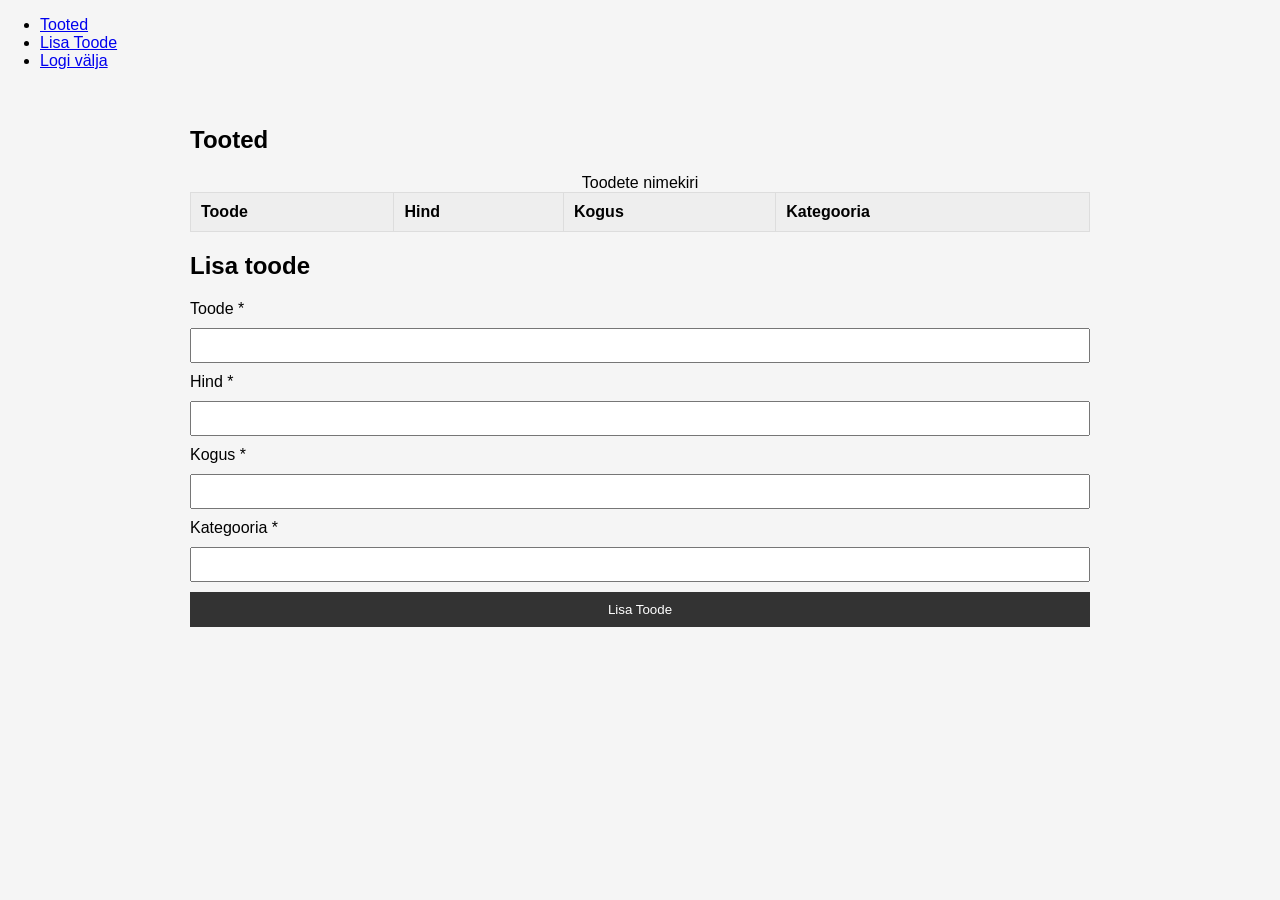
<file: tund10_ladu/index.html>
<!DOCTYPE html>
<html lang="et">
<head>
  <meta charset="UTF-8" />
  <meta name="viewport" content="width=device-width, initial-scale=1.0"/>
  <title>Tooted</title>

  <link rel="stylesheet" href="style.css">
</head>

<body>

<header class="site-header">
  <nav aria-label="Peamenüü">
    <ul class="nav">
      <li><a href="#">Tooted</a></li>
      <li><a href="#">Lisa Toode</a></li>
      <li><a href="#">Logi välja</a></li>
    </ul>
  </nav>
</header>

<main class="container">

  <!-- ===================== TABLE ===================== -->
  <section aria-labelledby="product-title" class="table-section">

    <h1 id="product-title">Tooted</h1>

    <div class="table-wrapper">
      <table aria-describedby="product-desc">
        <caption id="product-desc">Toodete nimekiri</caption>

        <thead>
          <tr>
            <th scope="col">Toode</th>
            <th scope="col">Hind</th>
            <th scope="col">Kogus</th>
            <th scope="col">Kategooria</th>
          </tr>
        </thead>

        <tbody id="productTableBody">
          <!-- JS adds rows here -->
        </tbody>

      </table>
    </div>

  </section>

  <!-- ===================== FORM ===================== -->
  <section aria-labelledby="form-title" class="form-section">

    <h2 id="form-title">Lisa toode</h2>

    <form id="productForm">

      <label for="name">Toode *</label>
      <input type="text" id="name" required>

      <label for="price">Hind *</label>
      <input type="number" id="price" required>

      <label for="qty">Kogus *</label>
      <input type="number" id="qty" required>

      <label for="category">Kategooria *</label>
      <input type="text" id="category" required>

      <button type="submit">Lisa Toode</button>

    </form>

    <p id="message" class="hidden" role="status" aria-live="polite">
      Toode lisatud!
    </p>

  </section>

</main>

<!-- ===================== TEMPLATE ===================== -->
<template id="rowTemplate">
  <tr>
    <td class="t-name"></td>
    <td class="t-price"></td>
    <td class="t-qty"></td>
    <td class="t-category"></td>
  </tr>
</template>

<script src="script.js"></script>

</body>
</html>
</file>
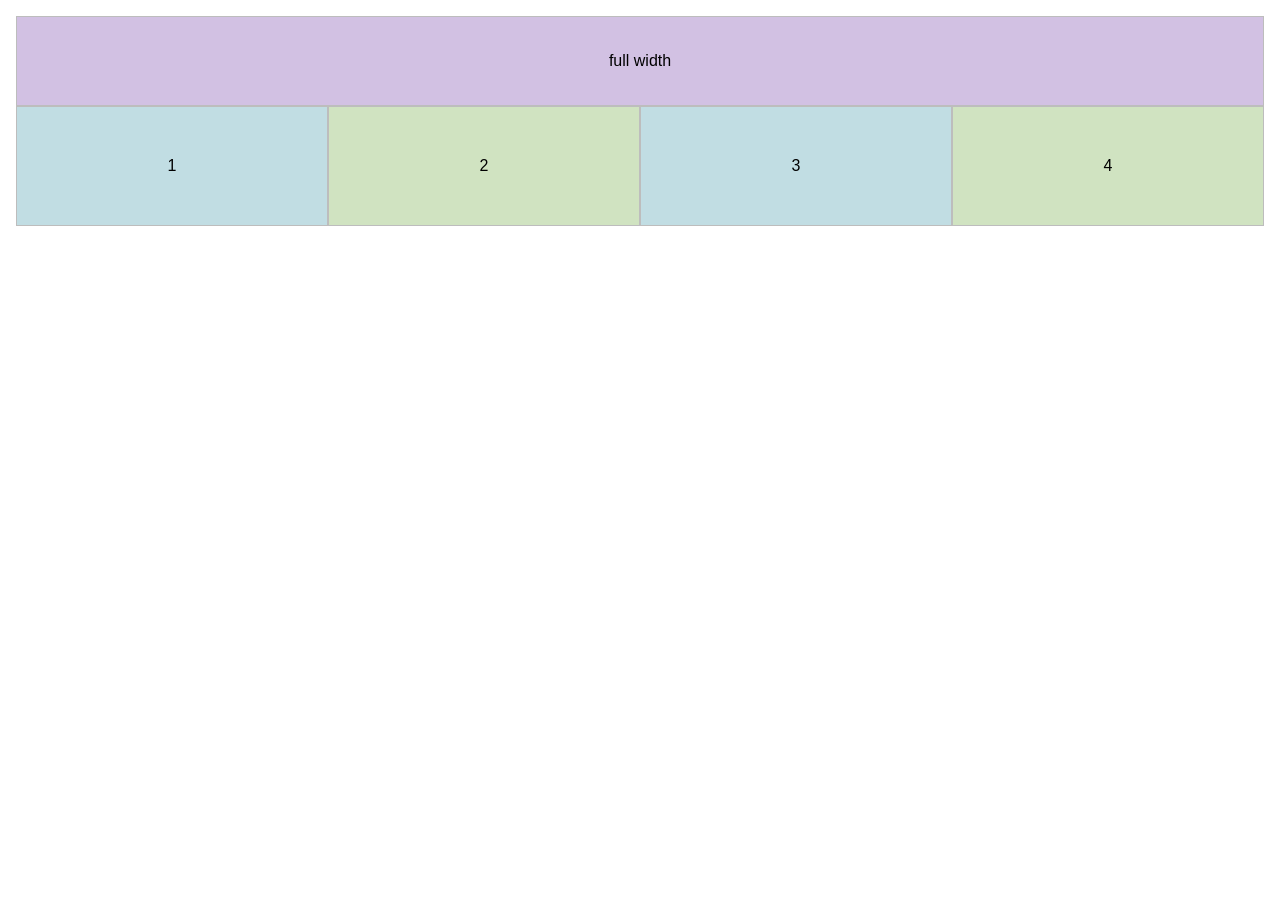
<file: tund3_3_views/index.html>
<!DOCTYPE html>
<html lang="et">
<head>
    <meta charset="UTF-8">
    <meta name="viewport" content="width=device-width, initial-scale=1.0">
    <title>Grid Ülesanne</title>
    <link rel="stylesheet" href="style.css">
</head>
<body>

    <section class="container">

        <div class="header">
            full width
        </div>

        <div class="box box1">1</div>
        <div class="box box2">2</div>
        <div class="box box3">3</div>
        <div class="box box4">4</div>

    </section>

</body>
</html>
</file>
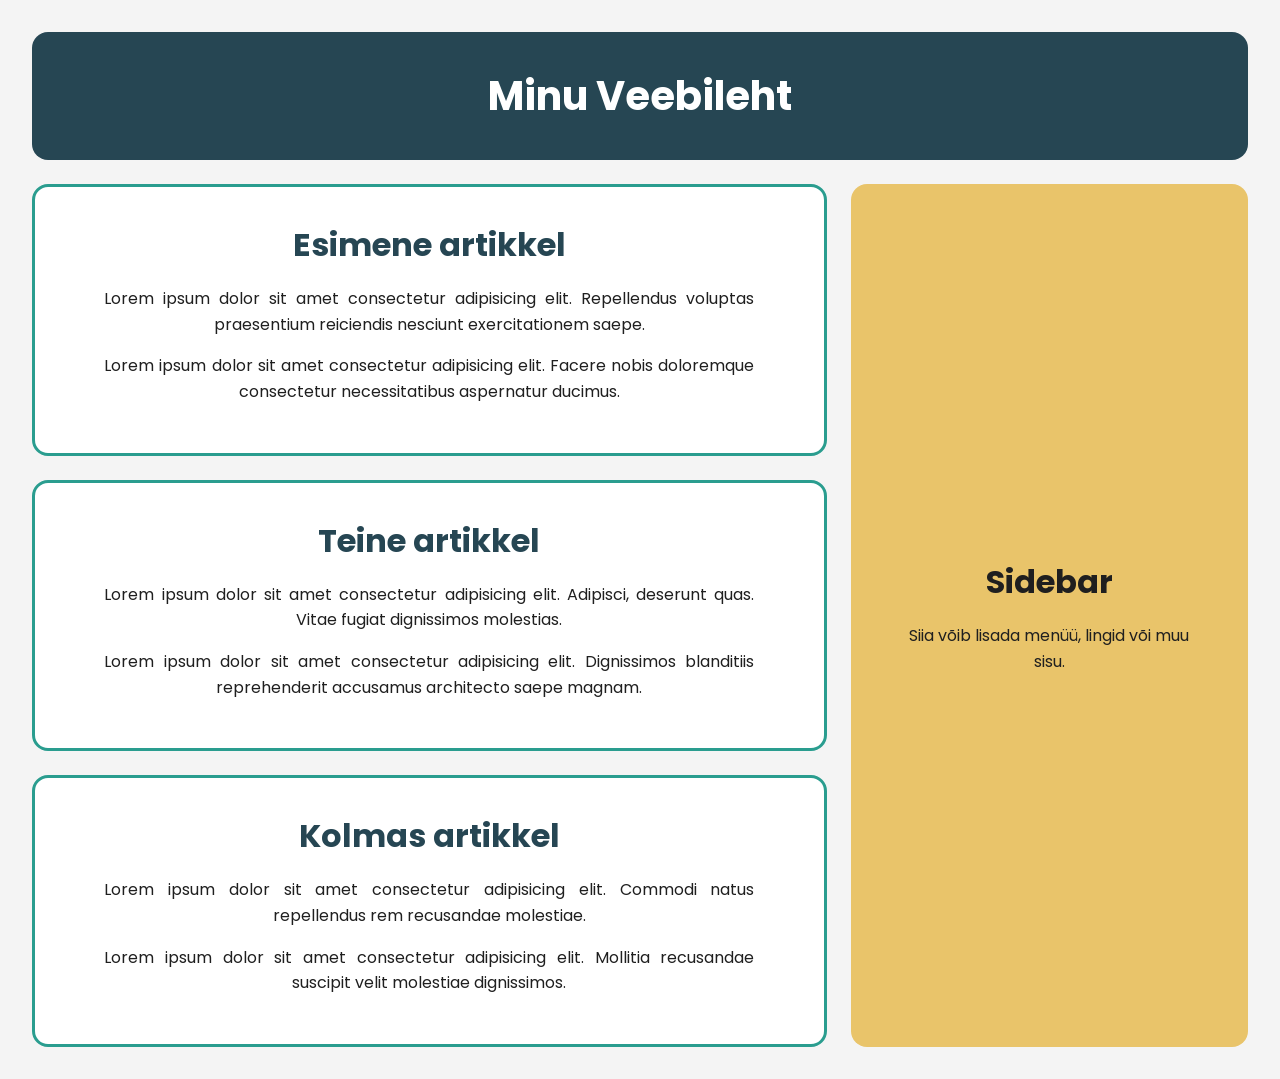
<file: tund4_2_views_fonts/index.html>
<!DOCTYPE html>
<html lang="et">
<head>
    <meta charset="UTF-8">
    <meta name="viewport" content="width=device-width, initial-scale=1.0">
    <title>Grid Layout</title>

    <!-- Google Font -->
    <link rel="preconnect" href="https://fonts.googleapis.com">
    <link rel="preconnect" href="https://fonts.gstatic.com" crossorigin>
    <link href="https://fonts.googleapis.com/css2?family=Poppins:wght@300;400;600&display=swap" rel="stylesheet">

    <link rel="stylesheet" href="style.css">
</head>
<body>

    <div class="container">

        <header class="header">
            <h1>Minu Veebileht</h1>
        </header>

        <main class="content">

            <section class="articles">

                <article class="card">
                    <h2>Esimene artikkel</h2>

                    <p>
                        Lorem ipsum dolor sit amet consectetur adipisicing elit.
                        Repellendus voluptas praesentium reiciendis nesciunt
                        exercitationem saepe.
                    </p>

                    <p>
                        Lorem ipsum dolor sit amet consectetur adipisicing elit.
                        Facere nobis doloremque consectetur necessitatibus
                        aspernatur ducimus.
                    </p>
                </article>

                <article class="card">
                    <h2>Teine artikkel</h2>

                    <p>
                        Lorem ipsum dolor sit amet consectetur adipisicing elit.
                        Adipisci, deserunt quas. Vitae fugiat dignissimos
                        molestias.
                    </p>

                    <p>
                        Lorem ipsum dolor sit amet consectetur adipisicing elit.
                        Dignissimos blanditiis reprehenderit accusamus architecto
                        saepe magnam.
                    </p>
                </article>

                <article class="card">
                    <h2>Kolmas artikkel</h2>

                    <p>
                        Lorem ipsum dolor sit amet consectetur adipisicing elit.
                        Commodi natus repellendus rem recusandae molestiae.
                    </p>

                    <p>
                        Lorem ipsum dolor sit amet consectetur adipisicing elit.
                        Mollitia recusandae suscipit velit molestiae dignissimos.
                    </p>
                </article>

            </section>

            <aside class="sidebar">
                <h2>Sidebar</h2>
                <p>Siia võib lisada menüü, lingid või muu sisu.</p>
            </aside>

        </main>

    </div>

</body>
</html>
</file>
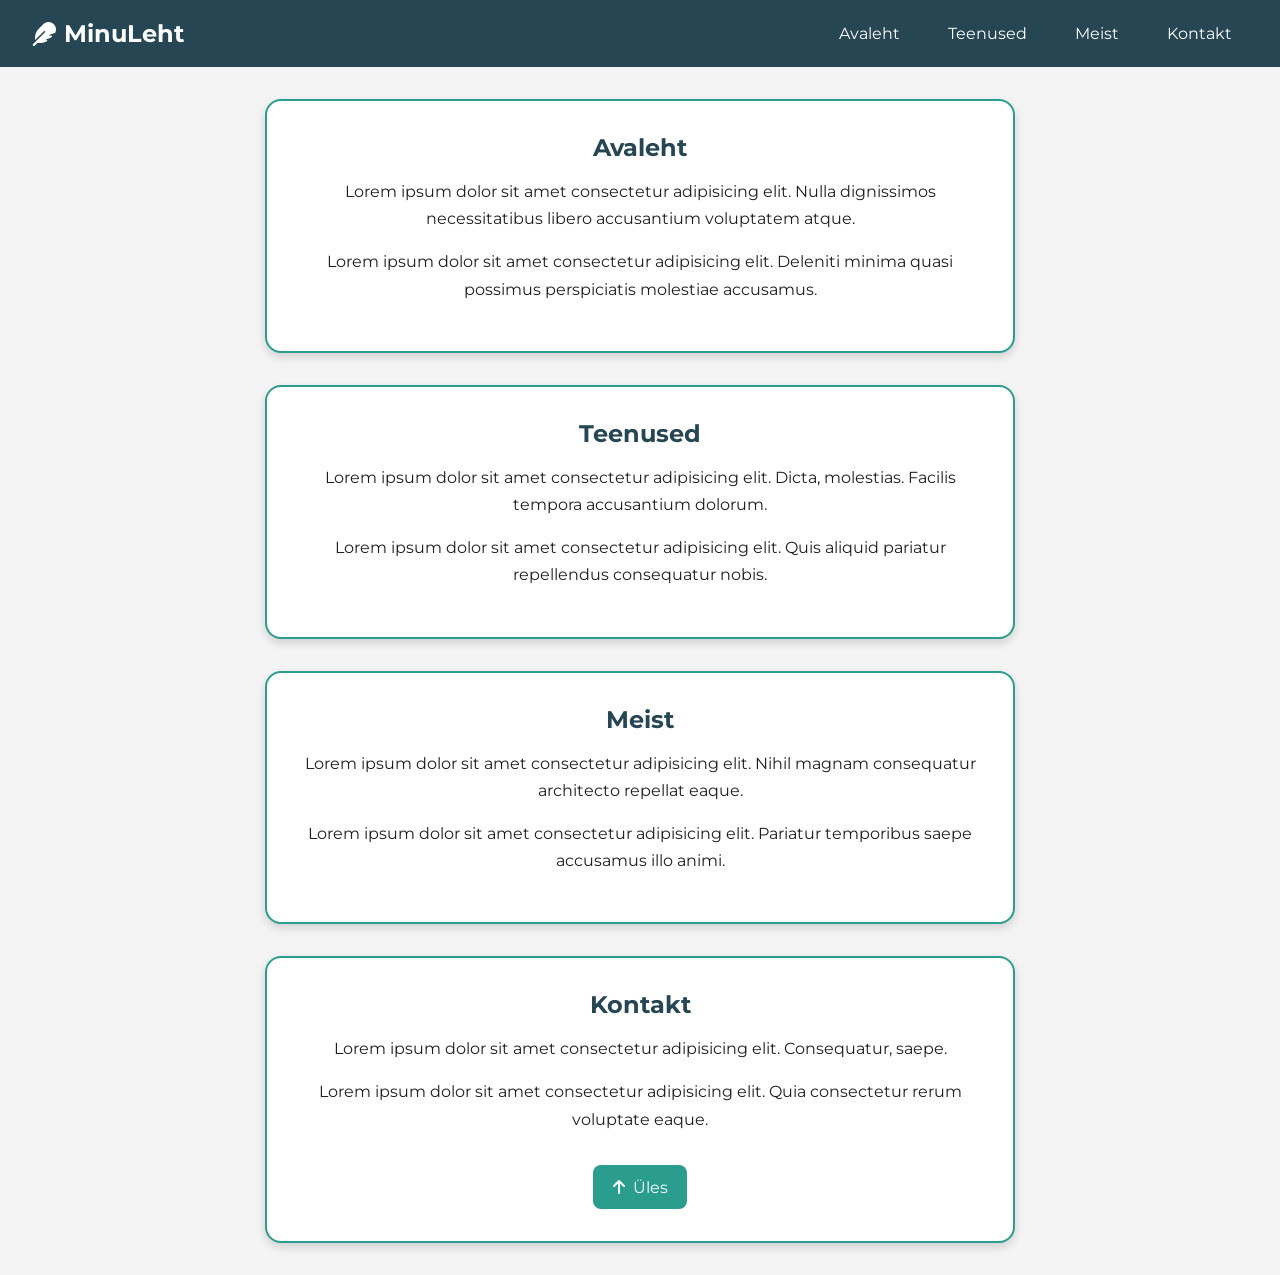
<file: tund5_mobile_burger_font_awesome/index.html>
<!DOCTYPE html>
<html lang="et">
<head>
    <meta charset="UTF-8">
    <meta name="viewport" content="width=device-width, initial-scale=1.0">

    <title>Responsive Veebileht</title>

    <!-- Google Fonts -->
    <link rel="preconnect" href="https://fonts.googleapis.com">
    <link rel="preconnect" href="https://fonts.gstatic.com" crossorigin>

    <link href="https://fonts.googleapis.com/css2?family=Montserrat:wght@300;400;600;700&display=swap" rel="stylesheet">

    <!-- Font Awesome -->
    <link rel="stylesheet" href="https://cdnjs.cloudflare.com/ajax/libs/font-awesome/6.5.1/css/all.min.css">

    <link rel="stylesheet" href="style.css">
    <script src="script.js" defer></script>
</head>

<body id="top">

    <header>

        <div class="logo">
            <i class="fa-solid fa-feather"></i>
            <span>MinuLeht</span>
        </div>

        <nav>

            <a href="#avaleht">Avaleht</a>
            <a href="#teenused">Teenused</a>
            <a href="#meist">Meist</a>
            <a href="#kontakt">Kontakt</a>

        </nav>

        <div class="mobile-menu">
            <i class="fa-solid fa-bars"></i>
        </div>

    </header>

    <main>

        <div class="wrapper">

            <section id="avaleht" class="section">

                <h1>Avaleht</h1>

                <p>
                    Lorem ipsum dolor sit amet consectetur adipisicing elit.
                    Nulla dignissimos necessitatibus libero accusantium
                    voluptatem atque.
                </p>

                <p>
                    Lorem ipsum dolor sit amet consectetur adipisicing elit.
                    Deleniti minima quasi possimus perspiciatis molestiae
                    accusamus.
                </p>

            </section>

            <section id="teenused" class="section">

                <h2>Teenused</h2>

                <p>
                    Lorem ipsum dolor sit amet consectetur adipisicing elit.
                    Dicta, molestias. Facilis tempora accusantium dolorum.
                </p>

                <p>
                    Lorem ipsum dolor sit amet consectetur adipisicing elit.
                    Quis aliquid pariatur repellendus consequatur nobis.
                </p>

            </section>

            <section id="meist" class="section">

                <h2>Meist</h2>

                <p>
                    Lorem ipsum dolor sit amet consectetur adipisicing elit.
                    Nihil magnam consequatur architecto repellat eaque.
                </p>

                <p>
                    Lorem ipsum dolor sit amet consectetur adipisicing elit.
                    Pariatur temporibus saepe accusamus illo animi.
                </p>

            </section>

            <section id="kontakt" class="section">

                <h2>Kontakt</h2>

                <p>
                    Lorem ipsum dolor sit amet consectetur adipisicing elit.
                    Consequatur, saepe.
                </p>

                <p>
                    Lorem ipsum dolor sit amet consectetur adipisicing elit.
                    Quia consectetur rerum voluptate eaque.
                </p>

                <a href="#top" class="back-top">
                    <i class="fa-solid fa-arrow-up"></i>
                    Üles
                </a>

            </section>

        </div>

    </main>

</body>
</html>
</file>
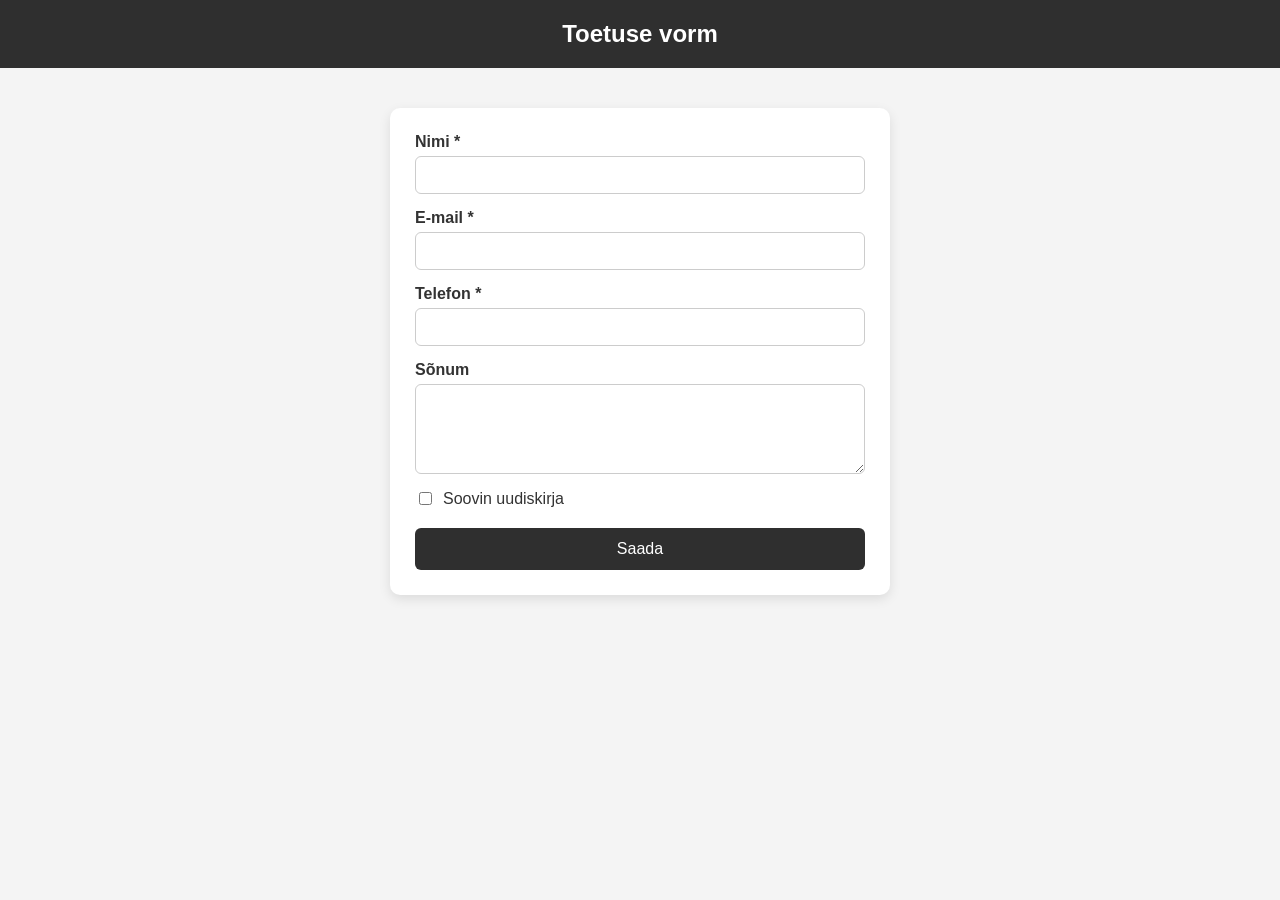
<file: tund7_form/index.html>
<!DOCTYPE html>
<html lang="et">
<head>
  <meta charset="UTF-8" />
  <meta name="viewport" content="width=device-width, initial-scale=1.0"/>
  <title>Vorm</title>
  <link rel="stylesheet" href="style.css">
</head>
<body>

<header>
  <h1>Toetuse vorm</h1>
</header>

<main>
  <section class="form-section">
    <form id="supportForm">

      <div class="form-group">
        <label for="name">Nimi *</label>
        <input type="text" id="name" name="name" required>
      </div>

      <div class="form-group">
        <label for="email">E-mail *</label>
        <input type="email" id="email" name="email" required>
      </div>

      <div class="form-group">
        <label for="phone">Telefon *</label>
        <input type="tel" id="phone" name="phone" required pattern="[0-9+]{7,15}">
      </div>

      <div class="form-group">
        <label for="message">Sõnum</label>
        <textarea id="message" name="message"></textarea>
      </div>

      <div class="form-group checkbox">
        <label>
          <input type="checkbox" name="newsletter">
          Soovin uudiskirja
        </label>
      </div>

      <button type="submit">Saada</button>
    </form>

    <p id="thankYouMessage" class="hidden">
      Aitäh toetamise eest!
    </p>
  </section>
</main>

<script src="script.js"></script>
</body>
</html>
</file>
<file: tund10_ladu/style.css>
body {
  font-family: Arial;
  background: #f5f5f5;
  margin: 0;
}

.container {
  max-width: 900px;
  margin: 0 auto;
  padding: 20px;
}

table {
  width: 100%;
  border-collapse: collapse;
  background: white;
}

th, td {
  padding: 10px;
  border: 1px solid #ddd;
  text-align: left;
}

th {
  background: #eee;
}

form {
  display: grid;
  gap: 10px;
  margin-top: 20px;
}

input {
  padding: 8px;
}

button {
  padding: 10px;
  background: #333;
  color: white;
  border: none;
  cursor: pointer;
}

.hidden {
  display: none;
}

@media (max-width: 768px) {
  .table-wrapper {
    overflow-x: auto;
  }
  table {
    min-width: 600px;
  }
}/*# sourceMappingURL=style.css.map */
</file>
<file: tund3_3_views/style.css>
* {
  margin: 0;
  padding: 0;
  box-sizing: border-box;
}

body {
  padding: 1rem;
  font-family: Arial, sans-serif;
}

.container {
  display: grid;
  grid-template-columns: repeat(4, 1fr);
  grid-template-areas: "header header header header" "one two three four";
}

.header {
  grid-area: header;
  background-color: #d2c1e3;
  display: flex;
  justify-content: center;
  align-items: center;
  min-height: 90px;
  border: 1px solid #bdbdbd;
}

.box1 {
  grid-area: one;
  background-color: #c1dde3;
  display: flex;
  justify-content: center;
  align-items: center;
  border: 1px solid #bdbdbd;
  min-height: 120px;
}

.box2 {
  grid-area: two;
  background-color: #d0e3c1;
  display: flex;
  justify-content: center;
  align-items: center;
  border: 1px solid #bdbdbd;
  min-height: 120px;
}

.box3 {
  grid-area: three;
  background-color: #c1dde3;
  display: flex;
  justify-content: center;
  align-items: center;
  border: 1px solid #bdbdbd;
  min-height: 120px;
}

.box4 {
  grid-area: four;
  background-color: #d0e3c1;
  display: flex;
  justify-content: center;
  align-items: center;
  border: 1px solid #bdbdbd;
  min-height: 120px;
}

@media (max-width: 900px) {
  .container {
    grid-template-columns: repeat(2, 1fr);
    grid-template-areas: "header header" "one three" "two four";
  }
}
@media (max-width: 600px) {
  .container {
    grid-template-columns: 1fr;
    grid-template-areas: "header" "one" "two" "three" "four";
  }
}/*# sourceMappingURL=style.css.map */
</file>
<file: tund4_2_views_fonts/style.css>
@import url("https://fonts.googleapis.com/css2?family=Poppins:wght@300;400;600&display=swap");
/* VARIABLES */
/* ROOT */
html {
  font-size: 16px;
}

/* RESET */
* {
  margin: 0;
  padding: 0;
  box-sizing: border-box;
}

/* BODY */
body {
  font-family: "Poppins", sans-serif;
  background-color: #f4f4f4;
  color: #1f1f1f;
  padding: 2rem;
  line-height: 1.6;
}

/* CONTAINER */
.container {
  display: grid;
  gap: 1.5rem;
}

/* HEADER */
.header {
  background-color: #264653;
  color: white;
  padding: 2rem;
  border-radius: 1rem;
  text-align: center;
}
.header h1 {
  font-size: 2.5rem;
}

/* MAIN CONTENT */
.content {
  display: grid;
  grid-template-columns: 2fr 1fr;
  gap: 1.5rem;
}

/* ARTICLES */
.articles {
  display: grid;
  gap: 1.5rem;
}

.card {
  background-color: white;
  border: 3px solid #2a9d8f;
  border-radius: 1rem;
  padding: 2rem;
  display: flex;
  flex-direction: column;
  justify-content: center;
  align-items: center;
}
.card h2 {
  font-size: 2rem;
  margin-bottom: 1rem;
  color: #264653;
}
.card p {
  font-size: 1rem;
  max-width: 65ch;
  text-align: justify;
  -moz-text-align-last: center;
       text-align-last: center;
  margin-bottom: 1rem;
}

/* SIDEBAR */
.sidebar {
  background-color: #e9c46a;
  border-radius: 1rem;
  padding: 2rem;
  display: flex;
  justify-content: center;
  align-items: center;
  flex-direction: column;
}
.sidebar h2 {
  font-size: 2rem;
  margin-bottom: 1rem;
  color: #1f1f1f;
}
.sidebar p {
  max-width: 30ch;
  text-align: center;
}

/* MOBILE VIEW */
@media (max-width: 768px) {
  body {
    padding: 1rem;
  }
  .content {
    grid-template-columns: 1fr;
  }
  .sidebar {
    order: -1;
  }
  .card p {
    max-width: 45ch;
  }
}/*# sourceMappingURL=style.css.map */
</file>
<file: tund5_mobile_burger_font_awesome/style.css>
* {
  margin: 0;
  padding: 0;
  box-sizing: border-box;
}

html {
  scroll-behavior: smooth;
}

body {
  font-family: "Montserrat", sans-serif;
  background-color: #f4f4f4;
  color: #1f1f1f;
}

header {
  background-color: #264653;
  color: white;
  display: flex;
  justify-content: space-between;
  align-items: center;
  padding: 1rem 2rem;
  position: sticky;
  top: 0;
}

.logo {
  display: flex;
  align-items: center;
  gap: 0.5rem;
  font-size: 1.5rem;
  font-weight: 700;
}

nav {
  display: flex;
  gap: 1rem;
}
nav a {
  color: white;
  text-decoration: none;
  padding: 0.5rem 1rem;
  border-radius: 0.5rem;
  transition: 0.3s;
}
nav a:hover {
  background-color: #e9c46a;
  color: #1f1f1f;
}

.mobile-menu {
  display: none;
  font-size: 1.8rem;
}

main {
  padding: 2rem;
}

.wrapper {
  margin: auto;
  display: flex;
  flex-direction: column;
  align-items: center;
  gap: 2rem;
}

.section {
  border: 2px solid #2a9d8f;
  border-radius: 1rem;
  box-shadow: 0 4px 10px rgba(0, 0, 0, 0.15);
  background-color: white;
  width: 100%;
  max-width: 750px;
  padding: 2rem;
  display: flex;
  flex-direction: column;
  align-items: center;
}
.section h1, .section h2 {
  margin-bottom: 1rem;
  color: #264653;
}
.section p {
  max-width: 75ch;
  margin-bottom: 1rem;
  text-align: center;
  line-height: 1.7;
}

.back-top {
  margin-top: 1rem;
  display: inline-flex;
  align-items: center;
  gap: 0.5rem;
  background-color: #2a9d8f;
  color: white;
  padding: 0.8rem 1.2rem;
  text-decoration: none;
  border-radius: 0.5rem;
  transition: 0.3s;
}
.back-top:hover {
  background-color: #264653;
}

@media (max-width: 768px) {
  nav {
    display: none;
    flex-direction: column;
    position: absolute;
    top: 80px;
    right: 20px;
    background-color: #264653;
    padding: 1rem;
    border-radius: 1rem;
    width: 200px;
  }
  nav a {
    padding: 0.8rem;
  }
  nav.active {
    display: flex;
  }
  .mobile-menu {
    display: block;
    cursor: pointer;
  }
}/*# sourceMappingURL=style.css.map */
</file>
<file: tund7_form/style.css>
* {
  box-sizing: border-box;
}

body {
  font-family: Arial, sans-serif;
  margin: 0;
  background-color: #f4f4f4;
  color: #333;
}

header {
  background-color: #2f2f2f;
  color: #fff;
  text-align: center;
  padding: 20px;
}
header h1 {
  margin: 0;
  font-size: 24px;
}

.form-section {
  max-width: 500px;
  margin: 40px auto;
  background-color: #ffffff;
  padding: 25px;
  border-radius: 10px;
  box-shadow: 0 4px 12px rgba(0, 0, 0, 0.1);
}
.form-section form {
  display: flex;
  flex-direction: column;
  gap: 15px;
}

.form-group {
  display: flex;
  flex-direction: column;
}
.form-group label {
  margin-bottom: 5px;
  font-weight: bold;
}
.form-group input, .form-group textarea {
  padding: 10px;
  border: 1px solid #ccc;
  border-radius: 6px;
  font-size: 14px;
}
.form-group input:focus, .form-group textarea:focus {
  outline: none;
  border-color: #2f2f2f;
  box-shadow: 0 0 4px rgba(47, 47, 47, 0.3);
}
.form-group textarea {
  resize: vertical;
  min-height: 90px;
}

.checkbox {
  flex-direction: row;
  align-items: center;
}
.checkbox label {
  font-weight: normal;
  display: flex;
  gap: 8px;
  align-items: center;
}

button {
  padding: 12px;
  border: none;
  background-color: #2f2f2f;
  color: white;
  font-size: 16px;
  border-radius: 6px;
  cursor: pointer;
  transition: 0.2s ease;
}
button:hover {
  background-color: #444;
}

.hidden {
  display: none;
}

#thankYouMessage {
  margin-top: 15px;
  text-align: center;
  font-weight: bold;
  color: green;
}/*# sourceMappingURL=style.css.map */
</file>
